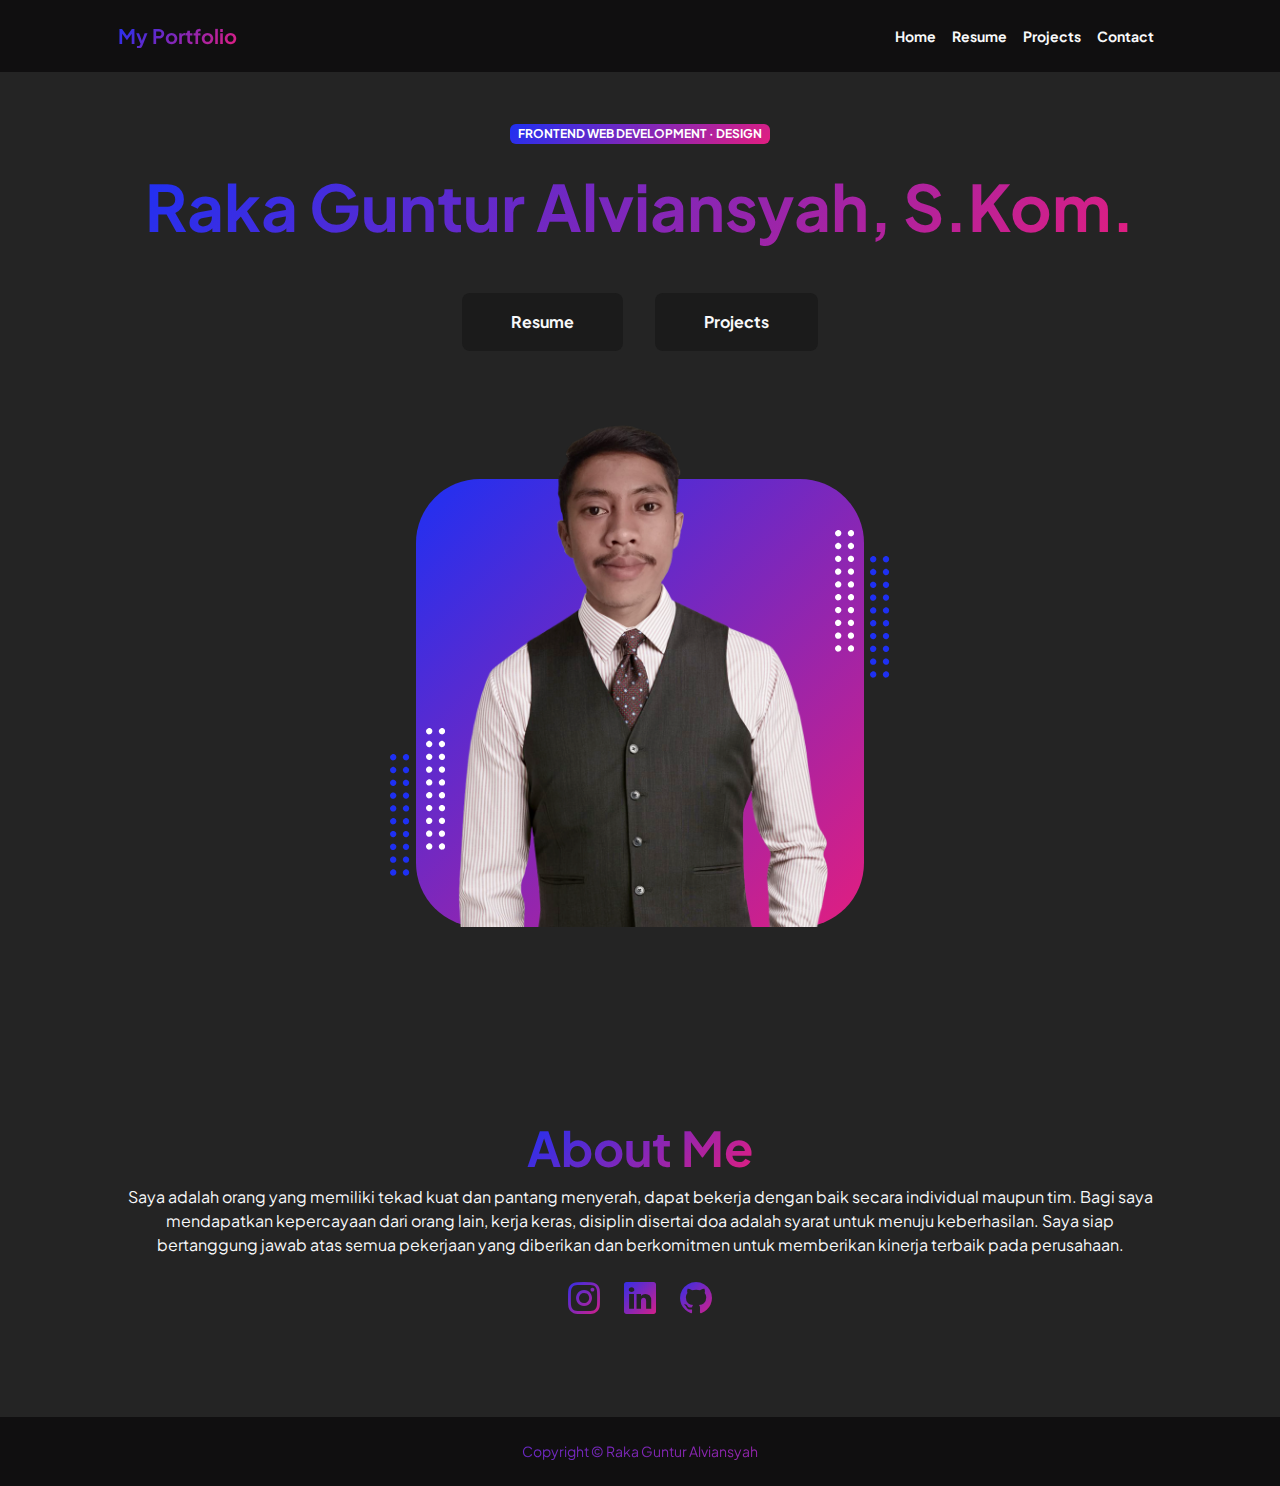
<file: index.html>
<!DOCTYPE html>
<html lang="en">
  <head>
    <meta charset="utf-8" />
    <meta name="viewport" content="width=device-width, initial-scale=1, shrink-to-fit=no" />
    <meta name="description" content="" />
    <meta name="author" content="" />
    <title>My Portfolio</title>
    <!-- Favicon-->
    <link rel="icon" type="image/x-icon" href="assets/favicon.ico" />
    <!-- Custom Google font-->
    <link rel="preconnect" href="https://fonts.googleapis.com" />
    <link rel="preconnect" href="https://fonts.gstatic.com" crossorigin />
    <link href="https://fonts.googleapis.com/css2?family=Plus+Jakarta+Sans:wght@100;200;300;400;500;600;700;800;900&amp;display=swap" rel="stylesheet" />
    <!-- Bootstrap icons-->
    <link href="https://cdn.jsdelivr.net/npm/bootstrap-icons@1.8.1/font/bootstrap-icons.css" rel="stylesheet" />
    <!-- Core theme CSS (includes Bootstrap)-->
    <link href="css/styles.css" rel="stylesheet" />
  </head>
  <body class="d-flex flex-column h-100 darkmode-3">
    <main class="flex-shrink-0">
      <!-- Navigation-->
      <nav class="navbar navbar-expand-lg navbar-dark py-3 darkmode-1">
        <div class="container px-5">
          <a class="navbar-brand" href="./index"><span class="fw-bolder text-gradient">My Portfolio</span></a>
          <button class="navbar-toggler" type="button" data-bs-toggle="collapse" data-bs-target="#navbarSupportedContent" aria-controls="navbarSupportedContent" aria-expanded="false" aria-label="Toggle navigation">
            <span class="navbar-toggler-icon"></span>
          </button>
          <div class="collapse navbar-collapse" id="navbarSupportedContent">
            <ul class="navbar-nav ms-auto mb-2 mb-lg-0 small fw-bolder">
              <li class="nav-item"><a class="nav-link text-light" href="./index">Home</a></li>
              <li class="nav-item"><a class="nav-link text-light" href="./resume">Resume</a></li>
              <li class="nav-item"><a class="nav-link text-light" href="./projects">Projects</a></li>
              <li class="nav-item"><a class="nav-link text-light" href="./contact">Contact</a></li>
            </ul>
          </div>
        </div>
      </nav>
      <!-- Header-->
      <header class="py-5">
        <div class="container px-5 pb-5">
          <div class="row gx-5 align-items-center">
            <div class="col-xxl-5">
              <!-- Header text content-->
              <div class="text-center text-xxl-start">
                <div class="badge bg-gradient-primary-to-secondary text-white mb-4"><div class="text-uppercase">Frontend Web Development &middot; Design</div></div>

                <h1 class="display-3 fw-bolder mb-5"><span class="text-gradient d-inline">Raka Guntur Alviansyah, S.Kom.</span></h1>
                <div class="d-grid gap-3 d-sm-flex justify-content-sm-center justify-content-xxl-start mb-3">
                  <a class="btn darkmode-2 text-light btn-lg px-5 py-3 me-sm-3 fs-6 fw-bolder" href="./resume">Resume</a>
                  <a class="btn darkmode-2 text-light btn-lg px-5 py-3 fs-6 fw-bolder" href="./projects">Projects</a>
                </div>
              </div>
            </div>
            <div class="col-xxl-7">
              <!-- Header profile picture-->
              <div class="d-flex justify-content-center mt-5 mt-xxl-0">
                <div class="profile bg-gradient-primary-to-secondary">
                  <!-- TIP: For best results, use a photo with a transparent background like the demo example below-->
                  <!-- Watch a tutorial on how to do this on YouTube (link)-->
                  <img class="profile-img" src="assets/profile_raka.png" alt="Foto Profile" />
                  <div class="dots-1">
                    <!-- SVG Dots-->
                    <svg version="1.1" xmlns="http://www.w3.org/2000/svg" xmlns:xlink="http://www.w3.org/1999/xlink" x="0px" y="0px" viewBox="0 0 191.6 1215.4" style="enable-background: new 0 0 191.6 1215.4" xml:space="preserve">
                      <g transform="translate(0.000000,1280.000000) scale(0.100000,-0.100000)">
                        <path d="M227.7,12788.6c-105-35-200-141-222-248c-43-206,163-412,369-369c155,32,275,190,260,339c-11,105-90,213-190,262        C383.7,12801.6,289.7,12808.6,227.7,12788.6z"></path>
                        <path d="M1507.7,12788.6c-151-50-253-216-222-362c25-119,136-230,254-255c194-41,395,142,375,339c-11,105-90,213-190,262        C1663.7,12801.6,1569.7,12808.6,1507.7,12788.6z"></path>
                        <path d="M227.7,11508.6c-105-35-200-141-222-248c-43-206,163-412,369-369c155,32,275,190,260,339c-11,105-90,213-190,262        C383.7,11521.6,289.7,11528.6,227.7,11508.6z"></path>
                        <path d="M1507.7,11508.6c-151-50-253-216-222-362c25-119,136-230,254-255c194-41,395,142,375,339c-11,105-90,213-190,262        C1663.7,11521.6,1569.7,11528.6,1507.7,11508.6z"></path>
                        <path d="M227.7,10228.6c-105-35-200-141-222-248c-43-206,163-412,369-369c155,32,275,190,260,339c-11,105-90,213-190,262        C383.7,10241.6,289.7,10248.6,227.7,10228.6z"></path>
                        <path d="M1507.7,10228.6c-105-35-200-141-222-248c-43-206,163-412,369-369c155,32,275,190,260,339c-11,105-90,213-190,262        C1663.7,10241.6,1569.7,10248.6,1507.7,10228.6z"></path>
                        <path d="M227.7,8948.6c-105-35-200-141-222-248c-43-206,163-412,369-369c155,32,275,190,260,339c-11,105-90,213-190,262        C383.7,8961.6,289.7,8968.6,227.7,8948.6z"></path>
                        <path d="M1507.7,8948.6c-105-35-200-141-222-248c-43-206,163-412,369-369c155,32,275,190,260,339c-11,105-90,213-190,262        C1663.7,8961.6,1569.7,8968.6,1507.7,8948.6z"></path>
                        <path d="M227.7,7668.6c-105-35-200-141-222-248c-43-206,163-412,369-369c155,32,275,190,260,339c-11,105-90,213-190,262        C383.7,7681.6,289.7,7688.6,227.7,7668.6z"></path>
                        <path d="M1507.7,7668.6c-105-35-200-141-222-248c-43-206,163-412,369-369c155,32,275,190,260,339c-11,105-90,213-190,262        C1663.7,7681.6,1569.7,7688.6,1507.7,7668.6z"></path>
                        <path d="M227.7,6388.6c-105-35-200-141-222-248c-43-206,163-412,369-369c155,32,275,190,260,339c-11,105-90,213-190,262        C383.7,6401.6,289.7,6408.6,227.7,6388.6z"></path>
                        <path d="M1507.7,6388.6c-105-35-200-141-222-248c-43-206,163-412,369-369c155,32,275,190,260,339c-11,105-90,213-190,262        C1663.7,6401.6,1569.7,6408.6,1507.7,6388.6z"></path>
                        <path d="M227.7,5108.6c-105-35-200-141-222-248c-43-206,163-412,369-369c155,32,275,190,260,339c-11,105-90,213-190,262        C383.7,5121.6,289.7,5128.6,227.7,5108.6z"></path>
                        <path d="M1507.7,5108.6c-105-35-200-141-222-248c-43-206,163-412,369-369c155,32,275,190,260,339c-11,105-90,213-190,262        C1663.7,5121.6,1569.7,5128.6,1507.7,5108.6z"></path>
                        <path d="M227.7,3828.6c-105-35-200-141-222-248c-43-206,163-412,369-369c155,32,275,190,260,339c-11,105-90,213-190,262        C383.7,3841.6,289.7,3848.6,227.7,3828.6z"></path>
                        <path d="M1507.7,3828.6c-105-35-200-141-222-248c-43-206,163-412,369-369c155,32,275,190,260,339c-11,105-90,213-190,262        C1663.7,3841.6,1569.7,3848.6,1507.7,3828.6z"></path>
                        <path d="M227.7,2548.6c-105-35-200-141-222-248c-43-206,163-412,369-369c155,32,275,190,260,339c-11,105-90,213-190,262        C383.7,2561.6,289.7,2568.6,227.7,2548.6z"></path>
                        <path d="M1507.7,2548.6c-105-35-200-141-222-248c-43-206,163-412,369-369c155,32,275,190,260,339c-11,105-90,213-190,262        C1663.7,2561.6,1569.7,2568.6,1507.7,2548.6z"></path>
                        <path d="M227.7,1268.6c-105-35-200-141-222-248c-43-206,163-412,369-369c155,32,275,190,260,339c-11,105-90,213-190,262        C383.7,1281.6,289.7,1288.6,227.7,1268.6z"></path>
                        <path d="M1507.7,1268.6c-105-35-200-141-222-248c-43-206,163-412,369-369c155,32,275,190,260,339c-11,105-90,213-190,262        C1663.7,1281.6,1569.7,1288.6,1507.7,1268.6z"></path>
                      </g>
                    </svg>
                    <!-- END of SVG dots-->
                  </div>
                  <div class="dots-2">
                    <!-- SVG Dots-->
                    <svg version="1.1" xmlns="http://www.w3.org/2000/svg" xmlns:xlink="http://www.w3.org/1999/xlink" x="0px" y="0px" viewBox="0 0 191.6 1215.4" style="enable-background: new 0 0 191.6 1215.4" xml:space="preserve">
                      <g transform="translate(0.000000,1280.000000) scale(0.100000,-0.100000)">
                        <path d="M227.7,12788.6c-105-35-200-141-222-248c-43-206,163-412,369-369c155,32,275,190,260,339c-11,105-90,213-190,262        C383.7,12801.6,289.7,12808.6,227.7,12788.6z"></path>
                        <path d="M1507.7,12788.6c-151-50-253-216-222-362c25-119,136-230,254-255c194-41,395,142,375,339c-11,105-90,213-190,262        C1663.7,12801.6,1569.7,12808.6,1507.7,12788.6z"></path>
                        <path d="M227.7,11508.6c-105-35-200-141-222-248c-43-206,163-412,369-369c155,32,275,190,260,339c-11,105-90,213-190,262        C383.7,11521.6,289.7,11528.6,227.7,11508.6z"></path>
                        <path d="M1507.7,11508.6c-151-50-253-216-222-362c25-119,136-230,254-255c194-41,395,142,375,339c-11,105-90,213-190,262        C1663.7,11521.6,1569.7,11528.6,1507.7,11508.6z"></path>
                        <path d="M227.7,10228.6c-105-35-200-141-222-248c-43-206,163-412,369-369c155,32,275,190,260,339c-11,105-90,213-190,262        C383.7,10241.6,289.7,10248.6,227.7,10228.6z"></path>
                        <path d="M1507.7,10228.6c-105-35-200-141-222-248c-43-206,163-412,369-369c155,32,275,190,260,339c-11,105-90,213-190,262        C1663.7,10241.6,1569.7,10248.6,1507.7,10228.6z"></path>
                        <path d="M227.7,8948.6c-105-35-200-141-222-248c-43-206,163-412,369-369c155,32,275,190,260,339c-11,105-90,213-190,262        C383.7,8961.6,289.7,8968.6,227.7,8948.6z"></path>
                        <path d="M1507.7,8948.6c-105-35-200-141-222-248c-43-206,163-412,369-369c155,32,275,190,260,339c-11,105-90,213-190,262        C1663.7,8961.6,1569.7,8968.6,1507.7,8948.6z"></path>
                        <path d="M227.7,7668.6c-105-35-200-141-222-248c-43-206,163-412,369-369c155,32,275,190,260,339c-11,105-90,213-190,262        C383.7,7681.6,289.7,7688.6,227.7,7668.6z"></path>
                        <path d="M1507.7,7668.6c-105-35-200-141-222-248c-43-206,163-412,369-369c155,32,275,190,260,339c-11,105-90,213-190,262        C1663.7,7681.6,1569.7,7688.6,1507.7,7668.6z"></path>
                        <path d="M227.7,6388.6c-105-35-200-141-222-248c-43-206,163-412,369-369c155,32,275,190,260,339c-11,105-90,213-190,262        C383.7,6401.6,289.7,6408.6,227.7,6388.6z"></path>
                        <path d="M1507.7,6388.6c-105-35-200-141-222-248c-43-206,163-412,369-369c155,32,275,190,260,339c-11,105-90,213-190,262        C1663.7,6401.6,1569.7,6408.6,1507.7,6388.6z"></path>
                        <path d="M227.7,5108.6c-105-35-200-141-222-248c-43-206,163-412,369-369c155,32,275,190,260,339c-11,105-90,213-190,262        C383.7,5121.6,289.7,5128.6,227.7,5108.6z"></path>
                        <path d="M1507.7,5108.6c-105-35-200-141-222-248c-43-206,163-412,369-369c155,32,275,190,260,339c-11,105-90,213-190,262        C1663.7,5121.6,1569.7,5128.6,1507.7,5108.6z"></path>
                        <path d="M227.7,3828.6c-105-35-200-141-222-248c-43-206,163-412,369-369c155,32,275,190,260,339c-11,105-90,213-190,262        C383.7,3841.6,289.7,3848.6,227.7,3828.6z"></path>
                        <path d="M1507.7,3828.6c-105-35-200-141-222-248c-43-206,163-412,369-369c155,32,275,190,260,339c-11,105-90,213-190,262        C1663.7,3841.6,1569.7,3848.6,1507.7,3828.6z"></path>
                        <path d="M227.7,2548.6c-105-35-200-141-222-248c-43-206,163-412,369-369c155,32,275,190,260,339c-11,105-90,213-190,262        C383.7,2561.6,289.7,2568.6,227.7,2548.6z"></path>
                        <path d="M1507.7,2548.6c-105-35-200-141-222-248c-43-206,163-412,369-369c155,32,275,190,260,339c-11,105-90,213-190,262        C1663.7,2561.6,1569.7,2568.6,1507.7,2548.6z"></path>
                        <path d="M227.7,1268.6c-105-35-200-141-222-248c-43-206,163-412,369-369c155,32,275,190,260,339c-11,105-90,213-190,262        C383.7,1281.6,289.7,1288.6,227.7,1268.6z"></path>
                        <path d="M1507.7,1268.6c-105-35-200-141-222-248c-43-206,163-412,369-369c155,32,275,190,260,339c-11,105-90,213-190,262        C1663.7,1281.6,1569.7,1288.6,1507.7,1268.6z"></path>
                      </g>
                    </svg>
                    <!-- END of SVG dots-->
                  </div>
                  <div class="dots-3">
                    <!-- SVG Dots-->
                    <svg version="1.1" xmlns="http://www.w3.org/2000/svg" xmlns:xlink="http://www.w3.org/1999/xlink" x="0px" y="0px" viewBox="0 0 191.6 1215.4" style="enable-background: new 0 0 191.6 1215.4" xml:space="preserve">
                      <g transform="translate(0.000000,1280.000000) scale(0.100000,-0.100000)">
                        <path d="M227.7,12788.6c-105-35-200-141-222-248c-43-206,163-412,369-369c155,32,275,190,260,339c-11,105-90,213-190,262        C383.7,12801.6,289.7,12808.6,227.7,12788.6z"></path>
                        <path d="M1507.7,12788.6c-151-50-253-216-222-362c25-119,136-230,254-255c194-41,395,142,375,339c-11,105-90,213-190,262        C1663.7,12801.6,1569.7,12808.6,1507.7,12788.6z"></path>
                        <path d="M227.7,11508.6c-105-35-200-141-222-248c-43-206,163-412,369-369c155,32,275,190,260,339c-11,105-90,213-190,262        C383.7,11521.6,289.7,11528.6,227.7,11508.6z"></path>
                        <path d="M1507.7,11508.6c-151-50-253-216-222-362c25-119,136-230,254-255c194-41,395,142,375,339c-11,105-90,213-190,262        C1663.7,11521.6,1569.7,11528.6,1507.7,11508.6z"></path>
                        <path d="M227.7,10228.6c-105-35-200-141-222-248c-43-206,163-412,369-369c155,32,275,190,260,339c-11,105-90,213-190,262        C383.7,10241.6,289.7,10248.6,227.7,10228.6z"></path>
                        <path d="M1507.7,10228.6c-105-35-200-141-222-248c-43-206,163-412,369-369c155,32,275,190,260,339c-11,105-90,213-190,262        C1663.7,10241.6,1569.7,10248.6,1507.7,10228.6z"></path>
                        <path d="M227.7,8948.6c-105-35-200-141-222-248c-43-206,163-412,369-369c155,32,275,190,260,339c-11,105-90,213-190,262        C383.7,8961.6,289.7,8968.6,227.7,8948.6z"></path>
                        <path d="M1507.7,8948.6c-105-35-200-141-222-248c-43-206,163-412,369-369c155,32,275,190,260,339c-11,105-90,213-190,262        C1663.7,8961.6,1569.7,8968.6,1507.7,8948.6z"></path>
                        <path d="M227.7,7668.6c-105-35-200-141-222-248c-43-206,163-412,369-369c155,32,275,190,260,339c-11,105-90,213-190,262        C383.7,7681.6,289.7,7688.6,227.7,7668.6z"></path>
                        <path d="M1507.7,7668.6c-105-35-200-141-222-248c-43-206,163-412,369-369c155,32,275,190,260,339c-11,105-90,213-190,262        C1663.7,7681.6,1569.7,7688.6,1507.7,7668.6z"></path>
                        <path d="M227.7,6388.6c-105-35-200-141-222-248c-43-206,163-412,369-369c155,32,275,190,260,339c-11,105-90,213-190,262        C383.7,6401.6,289.7,6408.6,227.7,6388.6z"></path>
                        <path d="M1507.7,6388.6c-105-35-200-141-222-248c-43-206,163-412,369-369c155,32,275,190,260,339c-11,105-90,213-190,262        C1663.7,6401.6,1569.7,6408.6,1507.7,6388.6z"></path>
                        <path d="M227.7,5108.6c-105-35-200-141-222-248c-43-206,163-412,369-369c155,32,275,190,260,339c-11,105-90,213-190,262        C383.7,5121.6,289.7,5128.6,227.7,5108.6z"></path>
                        <path d="M1507.7,5108.6c-105-35-200-141-222-248c-43-206,163-412,369-369c155,32,275,190,260,339c-11,105-90,213-190,262        C1663.7,5121.6,1569.7,5128.6,1507.7,5108.6z"></path>
                        <path d="M227.7,3828.6c-105-35-200-141-222-248c-43-206,163-412,369-369c155,32,275,190,260,339c-11,105-90,213-190,262        C383.7,3841.6,289.7,3848.6,227.7,3828.6z"></path>
                        <path d="M1507.7,3828.6c-105-35-200-141-222-248c-43-206,163-412,369-369c155,32,275,190,260,339c-11,105-90,213-190,262        C1663.7,3841.6,1569.7,3848.6,1507.7,3828.6z"></path>
                        <path d="M227.7,2548.6c-105-35-200-141-222-248c-43-206,163-412,369-369c155,32,275,190,260,339c-11,105-90,213-190,262        C383.7,2561.6,289.7,2568.6,227.7,2548.6z"></path>
                        <path d="M1507.7,2548.6c-105-35-200-141-222-248c-43-206,163-412,369-369c155,32,275,190,260,339c-11,105-90,213-190,262        C1663.7,2561.6,1569.7,2568.6,1507.7,2548.6z"></path>
                        <path d="M227.7,1268.6c-105-35-200-141-222-248c-43-206,163-412,369-369c155,32,275,190,260,339c-11,105-90,213-190,262        C383.7,1281.6,289.7,1288.6,227.7,1268.6z"></path>
                        <path d="M1507.7,1268.6c-105-35-200-141-222-248c-43-206,163-412,369-369c155,32,275,190,260,339c-11,105-90,213-190,262        C1663.7,1281.6,1569.7,1288.6,1507.7,1268.6z"></path>
                      </g>
                    </svg>
                    <!-- END of SVG dots-->
                  </div>
                  <div class="dots-4">
                    <!-- SVG Dots-->
                    <svg version="1.1" xmlns="http://www.w3.org/2000/svg" xmlns:xlink="http://www.w3.org/1999/xlink" x="0px" y="0px" viewBox="0 0 191.6 1215.4" style="enable-background: new 0 0 191.6 1215.4" xml:space="preserve">
                      <g transform="translate(0.000000,1280.000000) scale(0.100000,-0.100000)">
                        <path d="M227.7,12788.6c-105-35-200-141-222-248c-43-206,163-412,369-369c155,32,275,190,260,339c-11,105-90,213-190,262        C383.7,12801.6,289.7,12808.6,227.7,12788.6z"></path>
                        <path d="M1507.7,12788.6c-151-50-253-216-222-362c25-119,136-230,254-255c194-41,395,142,375,339c-11,105-90,213-190,262        C1663.7,12801.6,1569.7,12808.6,1507.7,12788.6z"></path>
                        <path d="M227.7,11508.6c-105-35-200-141-222-248c-43-206,163-412,369-369c155,32,275,190,260,339c-11,105-90,213-190,262        C383.7,11521.6,289.7,11528.6,227.7,11508.6z"></path>
                        <path d="M1507.7,11508.6c-151-50-253-216-222-362c25-119,136-230,254-255c194-41,395,142,375,339c-11,105-90,213-190,262        C1663.7,11521.6,1569.7,11528.6,1507.7,11508.6z"></path>
                        <path d="M227.7,10228.6c-105-35-200-141-222-248c-43-206,163-412,369-369c155,32,275,190,260,339c-11,105-90,213-190,262        C383.7,10241.6,289.7,10248.6,227.7,10228.6z"></path>
                        <path d="M1507.7,10228.6c-105-35-200-141-222-248c-43-206,163-412,369-369c155,32,275,190,260,339c-11,105-90,213-190,262        C1663.7,10241.6,1569.7,10248.6,1507.7,10228.6z"></path>
                        <path d="M227.7,8948.6c-105-35-200-141-222-248c-43-206,163-412,369-369c155,32,275,190,260,339c-11,105-90,213-190,262        C383.7,8961.6,289.7,8968.6,227.7,8948.6z"></path>
                        <path d="M1507.7,8948.6c-105-35-200-141-222-248c-43-206,163-412,369-369c155,32,275,190,260,339c-11,105-90,213-190,262        C1663.7,8961.6,1569.7,8968.6,1507.7,8948.6z"></path>
                        <path d="M227.7,7668.6c-105-35-200-141-222-248c-43-206,163-412,369-369c155,32,275,190,260,339c-11,105-90,213-190,262        C383.7,7681.6,289.7,7688.6,227.7,7668.6z"></path>
                        <path d="M1507.7,7668.6c-105-35-200-141-222-248c-43-206,163-412,369-369c155,32,275,190,260,339c-11,105-90,213-190,262        C1663.7,7681.6,1569.7,7688.6,1507.7,7668.6z"></path>
                        <path d="M227.7,6388.6c-105-35-200-141-222-248c-43-206,163-412,369-369c155,32,275,190,260,339c-11,105-90,213-190,262        C383.7,6401.6,289.7,6408.6,227.7,6388.6z"></path>
                        <path d="M1507.7,6388.6c-105-35-200-141-222-248c-43-206,163-412,369-369c155,32,275,190,260,339c-11,105-90,213-190,262        C1663.7,6401.6,1569.7,6408.6,1507.7,6388.6z"></path>
                        <path d="M227.7,5108.6c-105-35-200-141-222-248c-43-206,163-412,369-369c155,32,275,190,260,339c-11,105-90,213-190,262        C383.7,5121.6,289.7,5128.6,227.7,5108.6z"></path>
                        <path d="M1507.7,5108.6c-105-35-200-141-222-248c-43-206,163-412,369-369c155,32,275,190,260,339c-11,105-90,213-190,262        C1663.7,5121.6,1569.7,5128.6,1507.7,5108.6z"></path>
                        <path d="M227.7,3828.6c-105-35-200-141-222-248c-43-206,163-412,369-369c155,32,275,190,260,339c-11,105-90,213-190,262        C383.7,3841.6,289.7,3848.6,227.7,3828.6z"></path>
                        <path d="M1507.7,3828.6c-105-35-200-141-222-248c-43-206,163-412,369-369c155,32,275,190,260,339c-11,105-90,213-190,262        C1663.7,3841.6,1569.7,3848.6,1507.7,3828.6z"></path>
                        <path d="M227.7,2548.6c-105-35-200-141-222-248c-43-206,163-412,369-369c155,32,275,190,260,339c-11,105-90,213-190,262        C383.7,2561.6,289.7,2568.6,227.7,2548.6z"></path>
                        <path d="M1507.7,2548.6c-105-35-200-141-222-248c-43-206,163-412,369-369c155,32,275,190,260,339c-11,105-90,213-190,262        C1663.7,2561.6,1569.7,2568.6,1507.7,2548.6z"></path>
                        <path d="M227.7,1268.6c-105-35-200-141-222-248c-43-206,163-412,369-369c155,32,275,190,260,339c-11,105-90,213-190,262        C383.7,1281.6,289.7,1288.6,227.7,1268.6z"></path>
                        <path d="M1507.7,1268.6c-105-35-200-141-222-248c-43-206,163-412,369-369c155,32,275,190,260,339c-11,105-90,213-190,262        C1663.7,1281.6,1569.7,1288.6,1507.7,1268.6z"></path>
                      </g>
                    </svg>
                    <!-- END of SVG dots-->
                  </div>
                </div>
              </div>
            </div>
          </div>
        </div>
      </header>
      <!-- About Section-->
      <section class="py-5">
        <div class="container px-5">
          <div class="row gx-5 justify-content-center">
            <div class="col-xxl-8">
              <div class="text-center my-5">
                <h2 class="display-5 fw-bolder"><span class="text-gradient d-inline">About Me</span></h2>
                <p class="text-light">
                  Saya adalah orang yang memiliki tekad kuat dan pantang menyerah, dapat bekerja dengan baik secara individual maupun tim. Bagi saya mendapatkan kepercayaan dari orang lain, kerja keras, disiplin disertai doa adalah syarat
                  untuk menuju keberhasilan. Saya siap bertanggung jawab atas semua pekerjaan yang diberikan dan berkomitmen untuk memberikan kinerja terbaik pada perusahaan.
                </p>
                <div class="d-flex justify-content-center fs-2 gap-4">
                  <a class="text-gradient" href="#!"><i class="bi bi-instagram"></i></a>
                  <a class="text-gradient" href="#!"><i class="bi bi-linkedin"></i></a>
                  <a class="text-gradient" href="#!"><i class="bi bi-github"></i></a>
                </div>
              </div>
            </div>
          </div>
        </div>
      </section>
    </main>
    <!-- Footer-->
    <footer class="py-4 mt-auto darkmode-1">
      <div class="container px-5">
        <div class="row align-items-center justify-content-between flex-column flex-sm-row">
          <div class="text-center text-gradient"><div class="small m-0">Copyright &copy; Raka Guntur Alviansyah</div></div>
        </div>
      </div>
    </footer>
    <!-- Bootstrap core JS-->
    <script src="https://cdn.jsdelivr.net/npm/bootstrap@5.2.3/dist/js/bootstrap.bundle.min.js"></script>
    <!-- Core theme JS-->
    <script src="js/scripts.js"></script>
  </body>
</html>
</file>
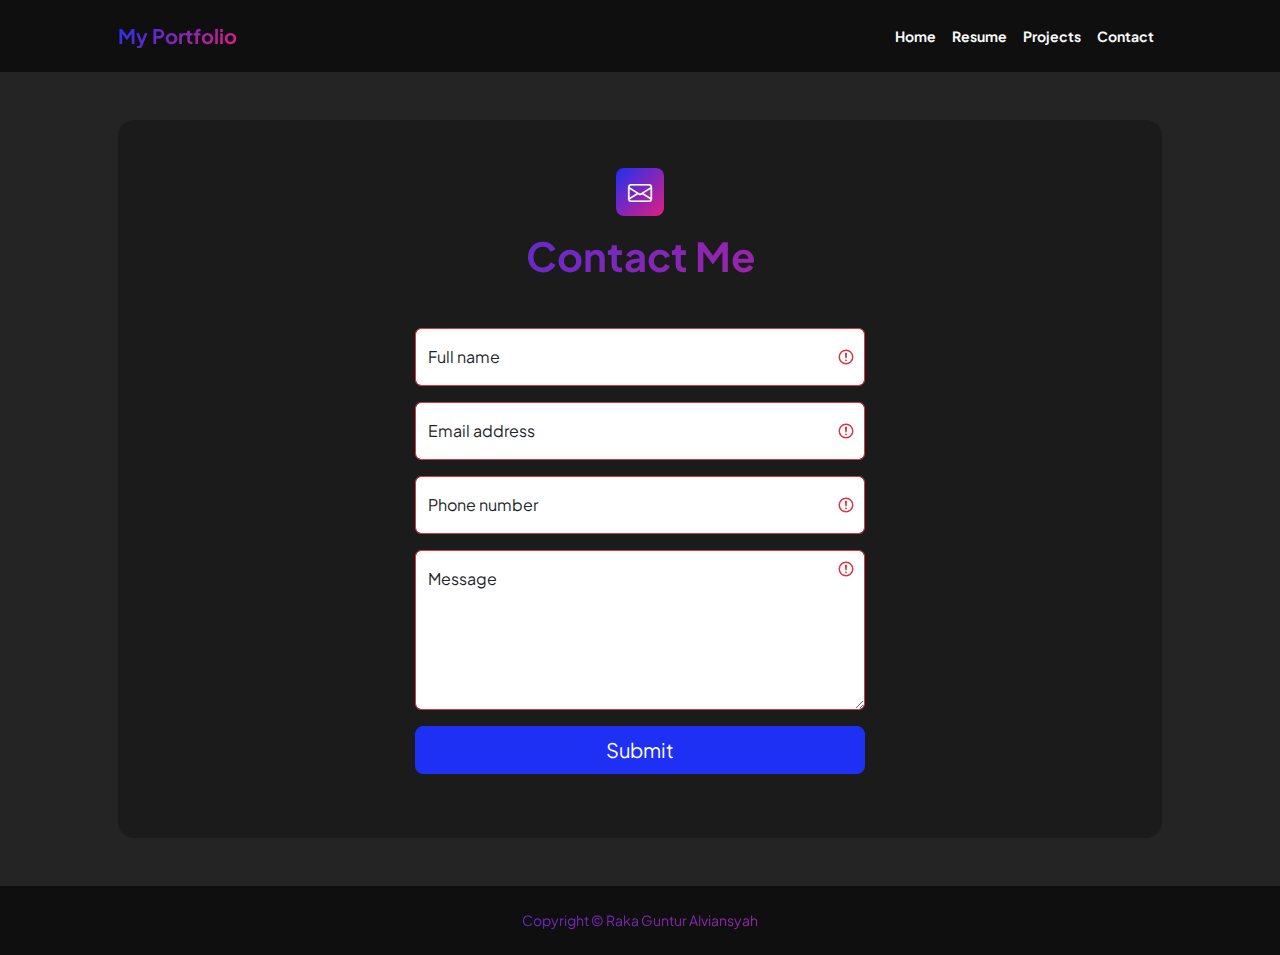
<file: contact.html>
<!DOCTYPE html>
<html lang="en">
  <head>
    <meta charset="utf-8" />
    <meta name="viewport" content="width=device-width, initial-scale=1, shrink-to-fit=no" />
    <meta name="description" content />
    <meta name="author" content />
    <title>My Portfolio</title>
    <!-- Favicon-->
    <link rel="icon" type="image/x-icon" href="assets/favicon.ico" />
    <!-- Custom Google font-->
    <link rel="preconnect" href="https://fonts.googleapis.com" />
    <link rel="preconnect" href="https://fonts.gstatic.com" crossorigin />
    <link href="https://fonts.googleapis.com/css2?family=Plus+Jakarta+Sans:wght@100;200;300;400;500;600;700;800;900&amp;display=swap" rel="stylesheet" />
    <!-- Bootstrap icons-->
    <link href="https://cdn.jsdelivr.net/npm/bootstrap-icons@1.8.1/font/bootstrap-icons.css" rel="stylesheet" />
    <!-- Core theme CSS (includes Bootstrap)-->
    <link href="css/styles.css" rel="stylesheet" />
  </head>
  <body class="d-flex flex-column darkmode-3">
    <main class="flex-shrink-0">
      <!-- Navigation-->
      <nav class="navbar navbar-expand-lg navbar-dark py-3 darkmode-1">
        <div class="container px-5">
          <a class="navbar-brand" href="./index"><span class="fw-bolder text-gradient">My Portfolio</span></a>
          <button class="navbar-toggler" type="button" data-bs-toggle="collapse" data-bs-target="#navbarSupportedContent" aria-controls="navbarSupportedContent" aria-expanded="false" aria-label="Toggle navigation">
            <span class="navbar-toggler-icon"></span>
          </button>
          <div class="collapse navbar-collapse" id="navbarSupportedContent">
            <ul class="navbar-nav ms-auto mb-2 mb-lg-0 small fw-bolder">
              <li class="nav-item"><a class="nav-link text-light" href="./index">Home</a></li>
              <li class="nav-item"><a class="nav-link text-light" href="./resume">Resume</a></li>
              <li class="nav-item"><a class="nav-link text-light" href="./projects">Projects</a></li>
              <li class="nav-item"><a class="nav-link text-light" href="./contact">Contact</a></li>
            </ul>
          </div>
        </div>
      </nav>
      <!-- Page content-->
      <section class="py-5">
        <div class="container px-5">
          <!-- Contact form-->
          <div class="darkmode-2 rounded-4 py-5 px-4 px-md-5">
            <div class="text-center mb-5">
              <div class="feature bg-primary bg-gradient-primary-to-secondary text-white rounded-3 mb-3"><i class="bi bi-envelope"></i></div>
              <h1 class="fw-bolder text-gradient">Contact Me</h1>
            </div>
            <div class="row gx-5 justify-content-center">
              <div class="col-lg-8 col-xl-6">
                <!-- * * * * * * * * * * * * * * *-->
                <!-- * * SB Forms Contact Form * *-->
                <!-- * * * * * * * * * * * * * * *-->
                <!-- This form is pre-integrated with SB Forms.-->
                <!-- To make this form functional, sign up at-->
                <!-- https://startbootstrap.com/solution/contact-forms-->
                <!-- to get an API token!-->
                <div class="alert alert-success alert-dismissible fade show d-none my-alert" role="alert">
                  <strong>Thank you!</strong> your message has been received.
                  <button type="button" class="btn-close" data-bs-dismiss="alert" aria-label="Close"></button>
                </div>
                <form id="contactForm" name="portfolio-contact-form" class="was-validated">
                  <!-- Name input-->
                  <div class="form-floating mb-3">
                    <input class="form-control" id="name" type="text" placeholder="Enter your name..." name="name" required />
                    <label for="name">Full name</label>
                    <div class="valid-feedback d-none">Valid.</div>
                    <div class="invalid-feedback d-none">Please fill out this field.</div>
                  </div>
                  <!-- Email address input-->
                  <div class="form-floating mb-3">
                    <input class="form-control" id="email" type="email" placeholder="name@gmail.com" name="email" required />
                    <label for="email">Email address</label>
                    <div class="valid-feedback d-none">Valid.</div>
                    <div class="invalid-feedback d-none">Please fill out this field.</div>
                  </div>
                  <!-- Phone number input-->
                  <div class="form-floating mb-3">
                    <input class="form-control" id="phone" type="tel" placeholder="081234567890" name="phone" required />
                    <label for="phone">Phone number</label>
                    <div class="valid-feedback d-none">Valid.</div>
                    <div class="invalid-feedback d-none">Please fill out this field.</div>
                  </div>
                  <!-- Message input-->
                  <div class="form-floating mb-3">
                    <textarea class="form-control" id="message" type="text" placeholder="Enter your message here..." style="height: 10rem" name="message" required></textarea>
                    <label for="message">Message</label>
                    <div class="valid-feedback d-none">Valid.</div>
                    <div class="invalid-feedback d-none">Please fill out this field.</div>
                  </div>

                  <!-- Submit Button-->
                  <div class="d-grid mb-3">
                    <button class="btn btn-primary btn-lg btn-send" id="submitButton" type="submit">Submit</button>
                  </div>
                  <div class="d-grid">
                    <button class="btn btn-primary btn-loading d-none" type="button" disabled>
                      <span class="spinner-border spinner-border-sm" aria-hidden="true"></span>
                      <span role="status">Loading...</span>
                    </button>
                  </div>
                </form>
              </div>
            </div>
          </div>
        </div>
      </section>
    </main>
    <!-- Footer-->
    <footer class="darkmode-1 py-4 mt-auto">
      <div class="container px-5">
        <div class="row align-items-center justify-content-between flex-column flex-sm-row">
          <div class="text-center text-gradient"><div class="small m-0">Copyright &copy; Raka Guntur Alviansyah</div></div>
        </div>
      </div>
    </footer>
    <!-- Bootstrap core JS-->
    <script src="https://cdn.jsdelivr.net/npm/bootstrap@5.2.3/dist/js/bootstrap.bundle.min.js"></script>
    <!-- Core theme JS-->
    <script src="js/scripts.js"></script>
    <!-- * * * * * * * * * * * * * * * * * * * * * * * * * * * * * * * * * * * * * * * *-->
    <!-- * *                               SB Forms JS                               * *-->
    <!-- * * Activate your form at https://startbootstrap.com/solution/contact-forms * *-->
    <!-- * * * * * * * * * * * * * * * * * * * * * * * * * * * * * * * * * * * * * * * *-->
    <!-- Send Message to SpreadSheet -->
    <script>
      const scriptURL = "https://script.google.com/macros/s/AKfycbxzgo8Dt2b3k55GIR_oQktEQTskvcwzph3ByfHU1XhpP30ll5CgjhuEREFu36j2lGqH/exec";
      const form = document.forms["portfolio-contact-form"];
      const btnSend = document.querySelector(".btn-send");
      const btnLoading = document.querySelector(".btn-loading");
      const myAlert = document.querySelector(".my-alert");

      form.addEventListener("submit", (e) => {
        e.preventDefault();
        //ketika tombol submit di klik = tampilkan tombol loading, hilangkan tombol submit
        btnLoading.classList.toggle("d-none");
        btnSend.classList.toggle("d-none");
        fetch(scriptURL, { method: "POST", body: new FormData(form) })
          .then((response) => {
            //tampilkan tombol submit, hilangkan tombol loading
            btnLoading.classList.toggle("d-none");
            btnSend.classList.toggle("d-none");
            //tampilkan alert
            myAlert.classList.toggle("d-none");
            //reset formnya
            form.reset();
            console.log("Success!", response);
          })
          .catch((error) => console.error("Error!", error.message));
      });
    </script>
    <script src="https://cdn.startbootstrap.com/sb-forms-latest.js"></script>
  </body>
</html>
</file>
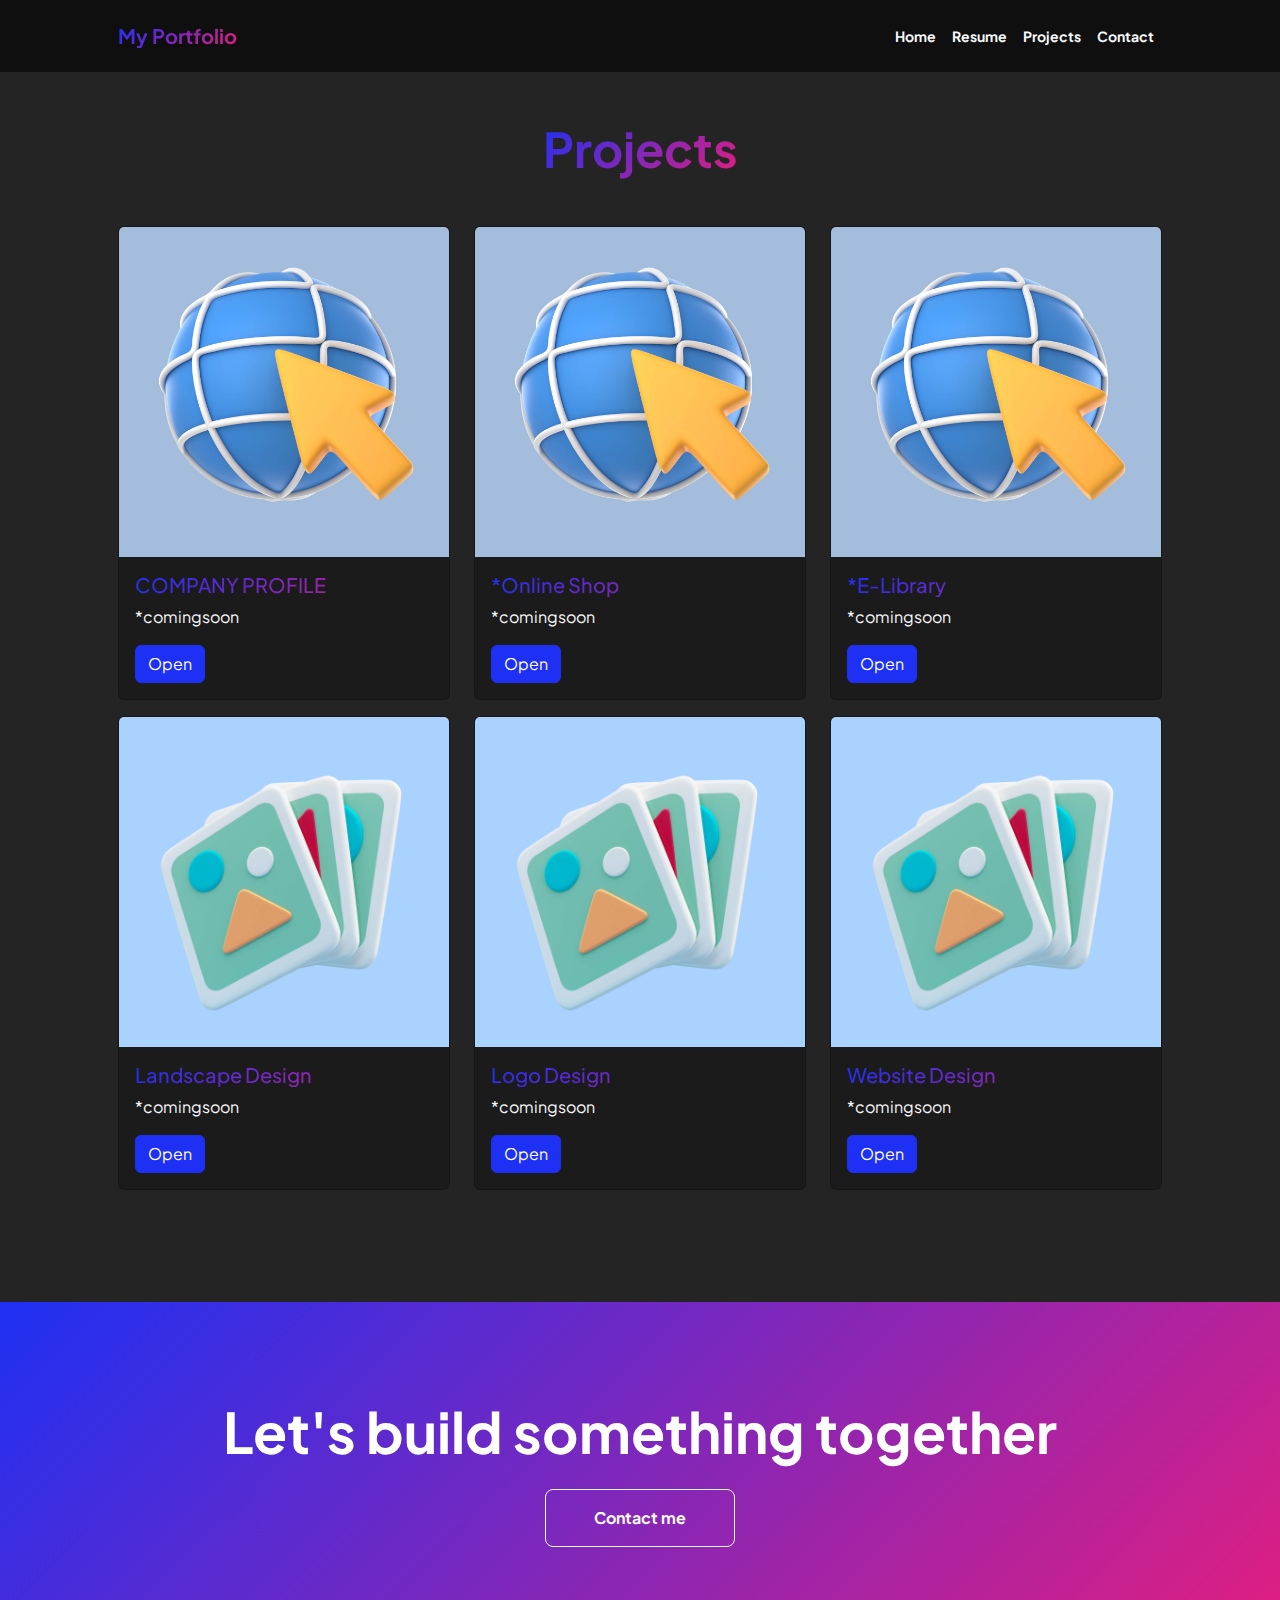
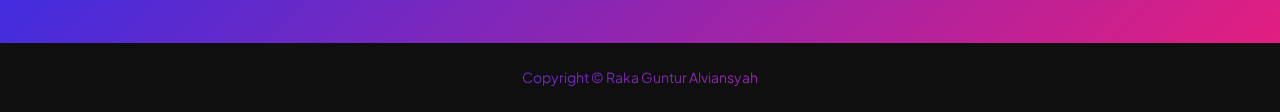
<file: projects.html>
<!DOCTYPE html>
<html lang="en">
  <head>
    <meta charset="utf-8" />
    <meta name="viewport" content="width=device-width, initial-scale=1, shrink-to-fit=no" />
    <meta name="description" content="" />
    <meta name="author" content="" />
    <title>My Portfolio</title>
    <!-- Favicon-->
    <link rel="icon" type="image/x-icon" href="assets/favicon.ico" />
    <!-- Custom Google font-->
    <link rel="preconnect" href="https://fonts.googleapis.com" />
    <link rel="preconnect" href="https://fonts.gstatic.com" crossorigin />
    <link href="https://fonts.googleapis.com/css2?family=Plus+Jakarta+Sans:wght@100;200;300;400;500;600;700;800;900&amp;display=swap" rel="stylesheet" />
    <!-- Bootstrap icons-->
    <link href="https://cdn.jsdelivr.net/npm/bootstrap-icons@1.8.1/font/bootstrap-icons.css" rel="stylesheet" />
    <!-- Core theme CSS (includes Bootstrap)-->
    <link href="css/styles.css" rel="stylesheet" />
  </head>
  <body class="d-flex flex-column h-100 darkmode-3">
    <main class="flex-shrink-0">
      <!-- Navigation-->
      <nav class="navbar navbar-expand-lg navbar-dark darkmode-1 py-3">
        <div class="container px-5">
          <a class="navbar-brand" href="./index"><span class="fw-bolder text-gradient">My Portfolio</span></a>
          <button class="navbar-toggler" type="button" data-bs-toggle="collapse" data-bs-target="#navbarSupportedContent" aria-controls="navbarSupportedContent" aria-expanded="false" aria-label="Toggle navigation">
            <span class="navbar-toggler-icon"></span>
          </button>
          <div class="collapse navbar-collapse" id="navbarSupportedContent">
            <ul class="navbar-nav ms-auto mb-2 mb-lg-0 small fw-bolder">
              <li class="nav-item"><a class="nav-link text-light" href="./index">Home</a></li>
              <li class="nav-item"><a class="nav-link text-light" href="./resume">Resume</a></li>
              <li class="nav-item"><a class="nav-link text-light" href="./projects">Projects</a></li>
              <li class="nav-item"><a class="nav-link text-light" href="./contact">Contact</a></li>
            </ul>
          </div>
        </div>
      </nav>
      <!-- Projects Section-->
      <section class="py-5">
        <div class="container px-5 mb-5">
          <div class="text-center mb-5">
            <h1 class="display-5 fw-bolder mb-0"><span class="text-gradient d-inline">Projects</span></h1>
          </div>
          <div class="row justify-content-center">
            <!-- projects card 1 -->
            <div class="col-md-4 mb-3">
              <div class="card darkmode-2">
                <img src="assets/project_web.jpg" class="card-img-top" alt="..." />
                <div class="card-body">
                  <h5 class="card-title text-gradient">COMPANY PROFILE</h5>
                  <p class="card-text text-light">*comingsoon</p>
                  <a href="#" class="btn btn-primary">Open</a>
                </div>
              </div>
            </div>
            <!-- projects card 2 -->
            <div class="col-md-4 mb-3">
              <div class="card darkmode-2">
                <img src="assets/project_web.jpg" class="card-img-top" alt="..." />
                <div class="card-body">
                  <h5 class="card-title text-gradient">*Online Shop</h5>
                  <p class="card-text text-light">*comingsoon</p>
                  <a href="#" class="btn btn-primary">Open</a>
                </div>
              </div>
            </div>
            <!-- projects card 3 -->
            <div class="col-md-4 mb-3">
              <div class="card darkmode-2">
                <img src="assets/project_web.jpg" class="card-img-top" alt="..." />
                <div class="card-body">
                  <h5 class="card-title text-gradient">*E-Library</h5>
                  <p class="card-text text-light">*comingsoon</p>
                  <a href="#" class="btn btn-primary">Open</a>
                </div>
              </div>
            </div>
            <!-- projects card 4 -->
            <div class="col-md-4 mb-3">
              <div class="card darkmode-2">
                <img src="assets/project_design.jpg" class="card-img-top" alt="..." />
                <div class="card-body">
                  <h5 class="card-title text-gradient">Landscape Design</h5>
                  <p class="card-text text-light">*comingsoon</p>
                  <a href="#" class="btn btn-primary">Open</a>
                </div>
              </div>
            </div>
            <!-- projects card 5 -->
            <div class="col-md-4 mb-3">
              <div class="card darkmode-2">
                <img src="assets/project_design.jpg" class="card-img-top" alt="..." />
                <div class="card-body">
                  <h5 class="card-title text-gradient">Logo Design</h5>
                  <p class="card-text text-light">*comingsoon</p>
                  <a href="#" class="btn btn-primary">Open</a>
                </div>
              </div>
            </div>
            <!-- projects card 6 -->
            <div class="col-md-4 mb-3">
              <div class="card darkmode-2">
                <img src="assets/project_design.jpg" class="card-img-top" alt="..." />
                <div class="card-body">
                  <h5 class="card-title text-gradient">Website Design</h5>
                  <p class="card-text text-light">*comingsoon</p>
                  <a href="#" class="btn btn-primary">Open</a>
                </div>
              </div>
            </div>
          </div>
        </div>
      </section>
      <!-- Call to action section-->
      <section class="py-5 bg-gradient-primary-to-secondary text-white">
        <div class="container px-5 my-5">
          <div class="text-center">
            <h2 class="display-4 fw-bolder mb-4">Let's build something together</h2>
            <a class="btn btn-outline-light btn-lg px-5 py-3 fs-6 fw-bolder" href="contact.html">Contact me</a>
          </div>
        </div>
      </section>
    </main>
    <!-- Footer-->
    <footer class="py-4 mt-auto darkmode-1">
      <div class="container px-5">
        <div class="row align-items-center justify-content-between flex-column flex-sm-row">
          <div class="text-center text-gradient"><div class="small m-0">Copyright &copy; Raka Guntur Alviansyah</div></div>
        </div>
      </div>
    </footer>
    <!-- Bootstrap core JS-->
    <script src="https://cdn.jsdelivr.net/npm/bootstrap@5.2.3/dist/js/bootstrap.bundle.min.js"></script>
    <!-- Core theme JS-->
    <script src="js/scripts.js"></script>
  </body>
</html>
</file>
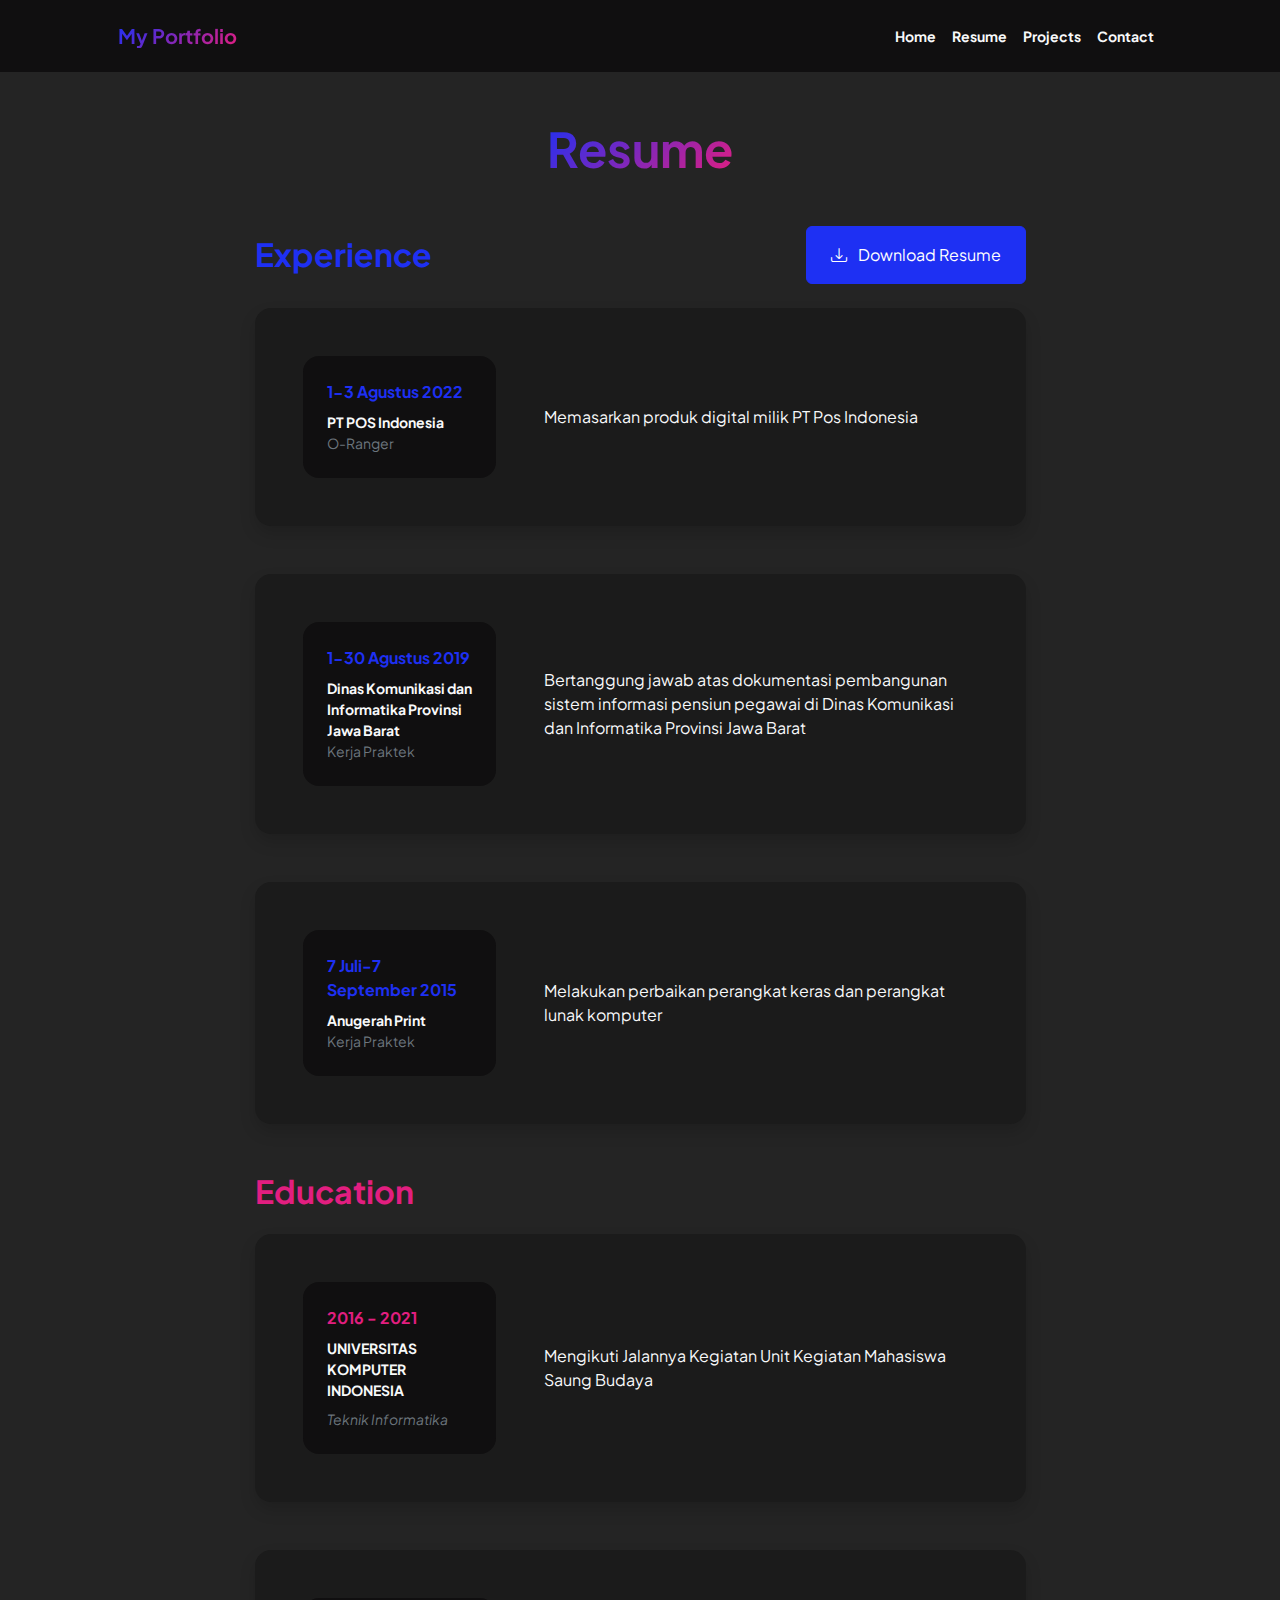
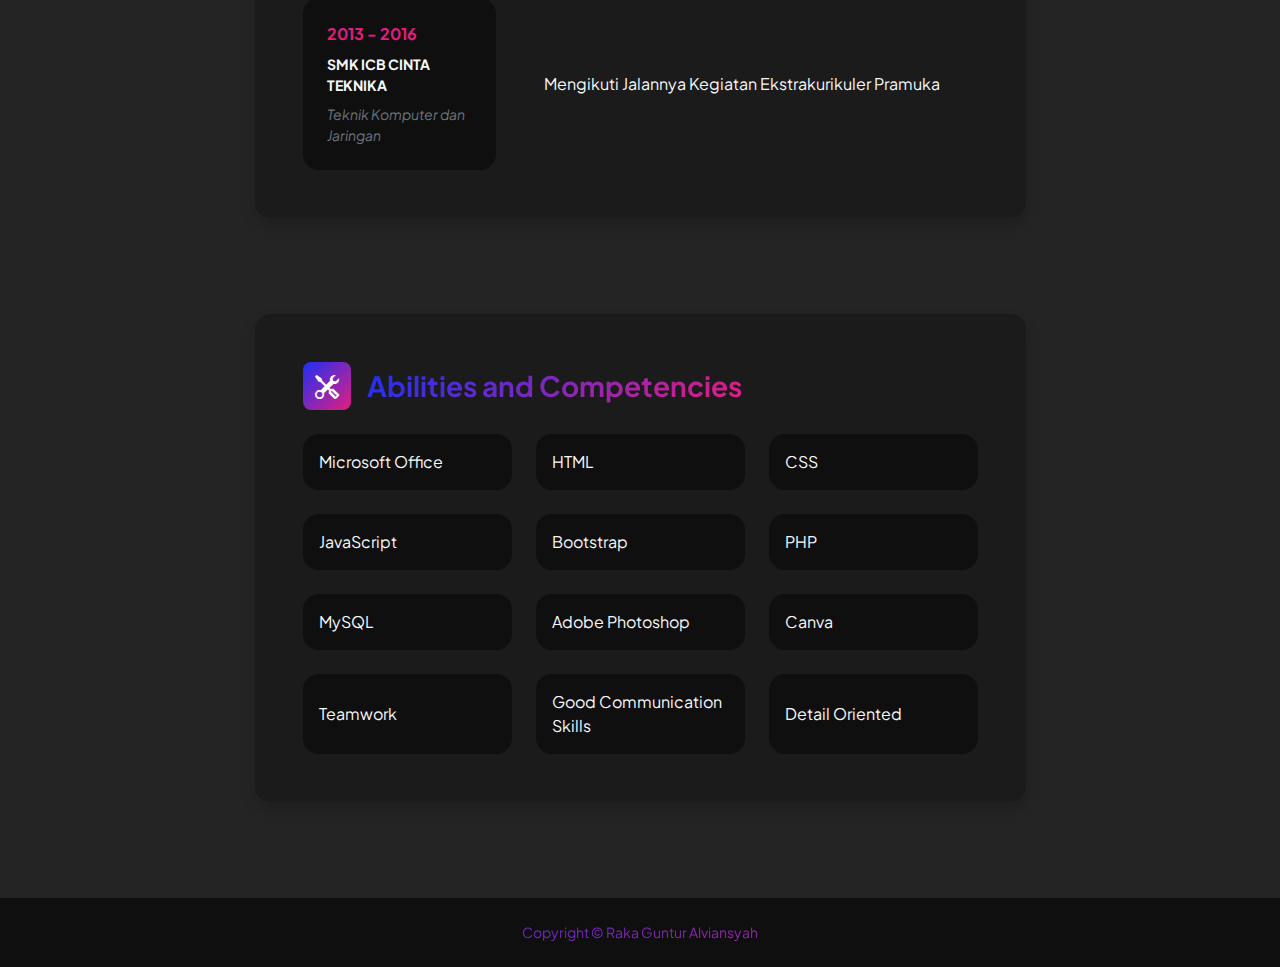
<file: resume.html>
<!DOCTYPE html>
<html lang="en">
  <head>
    <meta charset="utf-8" />
    <meta name="viewport" content="width=device-width, initial-scale=1, shrink-to-fit=no" />
    <meta name="description" content="" />
    <meta name="author" content="" />
    <title>My Portfolio</title>
    <!-- Favicon-->
    <link rel="icon" type="image/x-icon" href="assets/favicon.ico" />
    <!-- Custom Google font-->
    <link rel="preconnect" href="https://fonts.googleapis.com" />
    <link rel="preconnect" href="https://fonts.gstatic.com" crossorigin />
    <link href="https://fonts.googleapis.com/css2?family=Plus+Jakarta+Sans:wght@100;200;300;400;500;600;700;800;900&amp;display=swap" rel="stylesheet" />
    <!-- Bootstrap icons-->
    <link href="https://cdn.jsdelivr.net/npm/bootstrap-icons@1.8.1/font/bootstrap-icons.css" rel="stylesheet" />
    <!-- Core theme CSS (includes Bootstrap)-->
    <link href="css/styles.css" rel="stylesheet" />
  </head>
  <body class="d-flex flex-column h-100 darkmode-3">
    <main class="flex-shrink-0">
      <!-- Navigation-->
      <nav class="navbar navbar-expand-lg navbar-dark py-3 darkmode-1">
        <div class="container px-5">
          <a class="navbar-brand" href="./index"><span class="fw-bolder text-gradient">My Portfolio</span></a>
          <button class="navbar-toggler" type="button" data-bs-toggle="collapse" data-bs-target="#navbarSupportedContent" aria-controls="navbarSupportedContent" aria-expanded="false" aria-label="Toggle navigation">
            <span class="navbar-toggler-icon"></span>
          </button>
          <div class="collapse navbar-collapse" id="navbarSupportedContent">
            <ul class="navbar-nav ms-auto mb-2 mb-lg-0 small fw-bolder">
              <li class="nav-item"><a class="nav-link text-light" href="./index">Home</a></li>
              <li class="nav-item"><a class="nav-link text-light" href="./resume">Resume</a></li>
              <li class="nav-item"><a class="nav-link text-light" href="./projects">Projects</a></li>
              <li class="nav-item"><a class="nav-link text-light" href="./contact">Contact</a></li>
            </ul>
          </div>
        </div>
      </nav>
      <!-- Page Content-->
      <div class="container px-5 my-5">
        <div class="text-center mb-5">
          <h1 class="display-5 fw-bolder mb-0"><span class="text-gradient d-inline">Resume</span></h1>
        </div>
        <div class="row gx-5 justify-content-center">
          <div class="col-lg-11 col-xl-9 col-xxl-8">
            <!-- Experience Section-->
            <section>
              <div class="d-flex align-items-center justify-content-between mb-4">
                <h2 class="text-primary fw-bolder mb-0">Experience</h2>
                <!-- Download resume button-->
                <!-- Note: Set the link href target to a PDF file within your project-->
                <a class="btn btn-primary px-4 py-3" href="https://drive.google.com/file/d/1bkJbGRESjyEEWegS4K2E1cgO5PeZSwdZ/view?usp=sharing">
                  <div class="d-inline-block bi bi-download me-2"></div>
                  Download Resume
                </a>
              </div>
              <!-- Experience Card 1-->
              <div class="card shadow border-0 rounded-4 mb-5 darkmode-2">
                <div class="card-body p-5">
                  <div class="row align-items-center gx-5">
                    <div class="col text-center text-lg-start mb-4 mb-lg-0">
                      <div class="p-4 rounded-4 darkmode-1">
                        <div class="text-primary fw-bolder mb-2">1-3 Agustus 2022</div>
                        <div class="small fw-bolder text-light">PT POS Indonesia</div>
                        <div class="small text-muted">O-Ranger</div>
                      </div>
                    </div>
                    <div class="col-lg-8 text-light">
                      <div>Memasarkan produk digital milik PT Pos Indonesia</div>
                    </div>
                  </div>
                </div>
              </div>
              <!-- Experience Card 2-->
              <div class="card shadow border-0 rounded-4 mb-5 darkmode-2">
                <div class="card-body p-5">
                  <div class="row align-items-center gx-5">
                    <div class="col text-center text-lg-start mb-4 mb-lg-0">
                      <div class="p-4 rounded-4 darkmode-1">
                        <div class="text-primary fw-bolder mb-2">1-30 Agustus 2019</div>
                        <div class="small fw-bolder text-light">Dinas Komunikasi dan Informatika Provinsi Jawa Barat</div>
                        <div class="small text-muted">Kerja Praktek</div>
                      </div>
                    </div>
                    <div class="col-lg-8 text-light">
                      <div>Bertanggung jawab atas dokumentasi pembangunan sistem informasi pensiun pegawai di Dinas Komunikasi dan Informatika Provinsi Jawa Barat</div>
                    </div>
                  </div>
                </div>
              </div>
              <!-- Experience Card 3-->
              <div class="card shadow border-0 rounded-4 mb-5 darkmode-2">
                <div class="card-body p-5">
                  <div class="row align-items-center gx-5">
                    <div class="col text-center text-lg-start mb-4 mb-lg-0">
                      <div class="p-4 rounded-4 darkmode-1">
                        <div class="text-primary fw-bolder mb-2">7 Juli-7 September 2015</div>
                        <div class="small fw-bolder text-light">Anugerah Print</div>
                        <div class="small text-muted">Kerja Praktek</div>
                      </div>
                    </div>
                    <div class="col-lg-8 text-light">
                      <div>Melakukan perbaikan perangkat keras dan perangkat lunak komputer</div>
                    </div>
                  </div>
                </div>
              </div>
            </section>
            <!-- Education Section-->
            <section>
              <h2 class="text-secondary fw-bolder mb-4">Education</h2>
              <!-- Education Card 1-->
              <div class="card shadow border-0 rounded-4 mb-5 darkmode-2">
                <div class="card-body p-5">
                  <div class="row align-items-center gx-5">
                    <div class="col text-center text-lg-start mb-4 mb-lg-0">
                      <div class="p-4 rounded-4 darkmode-1">
                        <div class="text-secondary fw-bolder mb-2">2016 - 2021</div>
                        <div class="mb-2">
                          <div class="small fw-bolder text-light">UNIVERSITAS KOMPUTER INDONESIA</div>
                        </div>
                        <div class="fst-italic">
                          <div class="small text-muted">Teknik Informatika</div>
                        </div>
                      </div>
                    </div>
                    <div class="col-lg-8 text-light">
                      <div>Mengikuti Jalannya Kegiatan Unit Kegiatan Mahasiswa Saung Budaya</div>
                    </div>
                  </div>
                </div>
              </div>
              <!-- Education Card 2-->
              <div class="card shadow border-0 rounded-4 mb-5 darkmode-2">
                <div class="card-body p-5">
                  <div class="row align-items-center gx-5">
                    <div class="col text-center text-lg-start mb-4 mb-lg-0">
                      <div class="p-4 rounded-4 darkmode-1">
                        <div class="text-secondary fw-bolder mb-2">2013 - 2016</div>
                        <div class="mb-2">
                          <div class="small fw-bolder text-light">SMK ICB CINTA TEKNIKA</div>
                        </div>
                        <div class="fst-italic">
                          <div class="small text-muted">Teknik Komputer dan Jaringan</div>
                        </div>
                      </div>
                    </div>
                    <div class="col-lg-8 text-light">
                      <div>Mengikuti Jalannya Kegiatan Ekstrakurikuler Pramuka</div>
                    </div>
                  </div>
                </div>
              </div>
            </section>
            <!-- Divider-->
            <div class="pb-5"></div>
            <!-- Skills Section-->
            <section>
              <!-- Skillset Card-->
              <div class="card shadow border-0 rounded-4 mb-5 darkmode-2">
                <div class="card-body p-5">
                  <!-- Languages list-->
                  <div class="mb-0">
                    <div class="d-flex align-items-center mb-4">
                      <div class="feature bg-primary bg-gradient-primary-to-secondary text-white rounded-3 me-3"><i class="bi bi-tools"></i></div>
                      <h3 class="fw-bolder mb-0"><span class="text-gradient d-inline">Abilities and Competencies</span></h3>
                    </div>
                    <div class="row row-cols-1 row-cols-md-3 mb-4">
                      <div class="col mb-4 mb-md-0"><div class="d-flex align-items-center darkmode-1 text-light rounded-4 p-3 h-100">Microsoft Office</div></div>
                      <div class="col mb-4 mb-md-0"><div class="d-flex align-items-center darkmode-1 text-light rounded-4 p-3 h-100">HTML</div></div>
                      <div class="col"><div class="d-flex align-items-center darkmode-1 text-light rounded-4 p-3 h-100">CSS</div></div>
                    </div>
                    <div class="row row-cols-1 row-cols-md-3 mb-4">
                      <div class="col mb-4 mb-md-0"><div class="d-flex align-items-center darkmode-1 text-light rounded-4 p-3 h-100">JavaScript</div></div>
                      <div class="col mb-4 mb-md-0"><div class="d-flex align-items-center darkmode-1 text-light rounded-4 p-3 h-100">Bootstrap</div></div>
                      <div class="col"><div class="d-flex align-items-center darkmode-1 text-light rounded-4 p-3 h-100">PHP</div></div>
                    </div>
                    <div class="row row-cols-1 row-cols-md-3 mb-4">
                      <div class="col mb-4 mb-md-0"><div class="d-flex align-items-center darkmode-1 text-light rounded-4 p-3 h-100">MySQL</div></div>
                      <div class="col mb-4 mb-md-0"><div class="d-flex align-items-center darkmode-1 text-light rounded-4 p-3 h-100">Adobe Photoshop</div></div>
                      <div class="col"><div class="d-flex align-items-center darkmode-1 text-light rounded-4 p-3 h-100">Canva</div></div>
                    </div>
                    <div class="row row-cols-1 row-cols-md-3">
                      <div class="col mb-4 mb-md-0"><div class="d-flex align-items-center darkmode-1 text-light rounded-4 p-3 h-100">Teamwork</div></div>
                      <div class="col mb-4 mb-md-0"><div class="d-flex align-items-center darkmode-1 text-light rounded-4 p-3 h-100">Good Communication Skills</div></div>
                      <div class="col"><div class="d-flex align-items-center darkmode-1 text-light rounded-4 p-3 h-100">Detail Oriented</div></div>
                    </div>
                  </div>
                </div>
              </div>
            </section>
          </div>
        </div>
      </div>
    </main>
    <!-- Footer-->
    <footer class="py-4 mt-auto darkmode-1">
      <div class="container px-5">
        <div class="row align-items-center justify-content-between flex-column flex-sm-row">
          <div class="text-center text-gradient"><div class="small m-0">Copyright &copy; Raka Guntur Alviansyah</div></div>
        </div>
      </div>
    </footer>
    <!-- Bootstrap core JS-->
    <script src="https://cdn.jsdelivr.net/npm/bootstrap@5.2.3/dist/js/bootstrap.bundle.min.js"></script>
    <!-- Core theme JS-->
    <script src="js/scripts.js"></script>
  </body>
</html>
</file>
